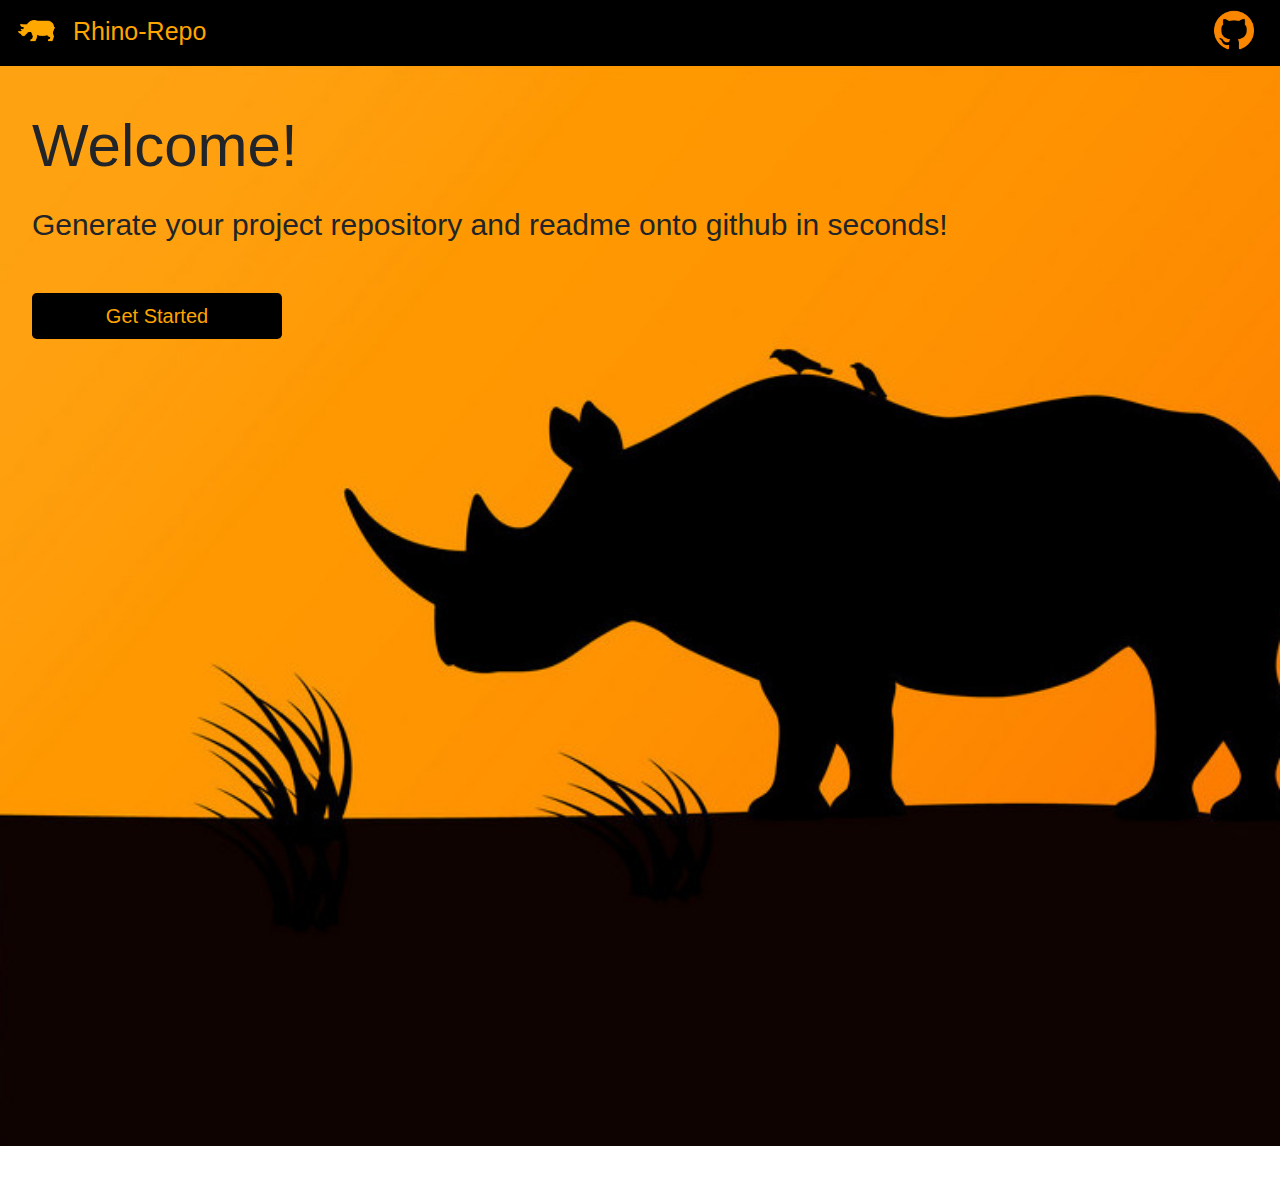
<file: templates/index.html>
<!doctype html>
<html lang="en">
  <head>
    <meta charset="utf-8">
    <meta name="viewport" content="width=device-width, initial-scale=1, shrink-to-fit=no">

    <link rel="stylesheet" href="https://stackpath.bootstrapcdn.com/bootstrap/4.4.1/css/bootstrap.min.css" integrity="sha384-Vkoo8x4CGsO3+Hhxv8T/Q5PaXtkKtu6ug5TOeNV6gBiFeWPGFN9MuhOf23Q9Ifjh" crossorigin="anonymous">
    <link rel="stylesheet" type="text/css" href="../static/styles/index.css">
    <script src="https://code.jquery.com/jquery-3.2.1.min.js"></script>
    <script type="text/javascript" src="../static/scripts/index.js"></script>
    <title>Rhino Repo</title>
  </head>

  <body>
    <header>
      <nav class="navbar navbar-expand-lg justify-content-between">
        <a class="navbar-brand" href="#">
          <img class="icon" src="../static/images/icon.png">
          Rhino-Repo
        </a>
        <a href="https://github.com/">
          <img class="icon" src="../static/images/github.png">
        </a>

      </nav>
    </header>
    <div class="jumbotron">
      <h1 class="display-4 welcome">Welcome!</h1>
      <p class="lead welcome_sub">Generate your project repository and readme onto github in seconds!</p>

      <a class="start btn btn-lg" href="#" role="button">Get Started</a>
    </div>
    <script src="https://cdn.jsdelivr.net/npm/popper.js@1.16.0/dist/umd/popper.min.js" integrity="sha384-Q6E9RHvbIyZFJoft+2mJbHaEWldlvI9IOYy5n3zV9zzTtmI3UksdQRVvoxMfooAo" crossorigin="anonymous"></script>
    <script src="https://stackpath.bootstrapcdn.com/bootstrap/4.4.1/js/bootstrap.min.js" integrity="sha384-wfSDF2E50Y2D1uUdj0O3uMBJnjuUD4Ih7YwaYd1iqfktj0Uod8GCExl3Og8ifwB6" crossorigin="anonymous"></script>

    <script>
      $(document).ready(function() {

        $('.start').click(function(){
          document.location.href = 'credent'
        });
      });

    </script>

  </body>
</html>
</file>
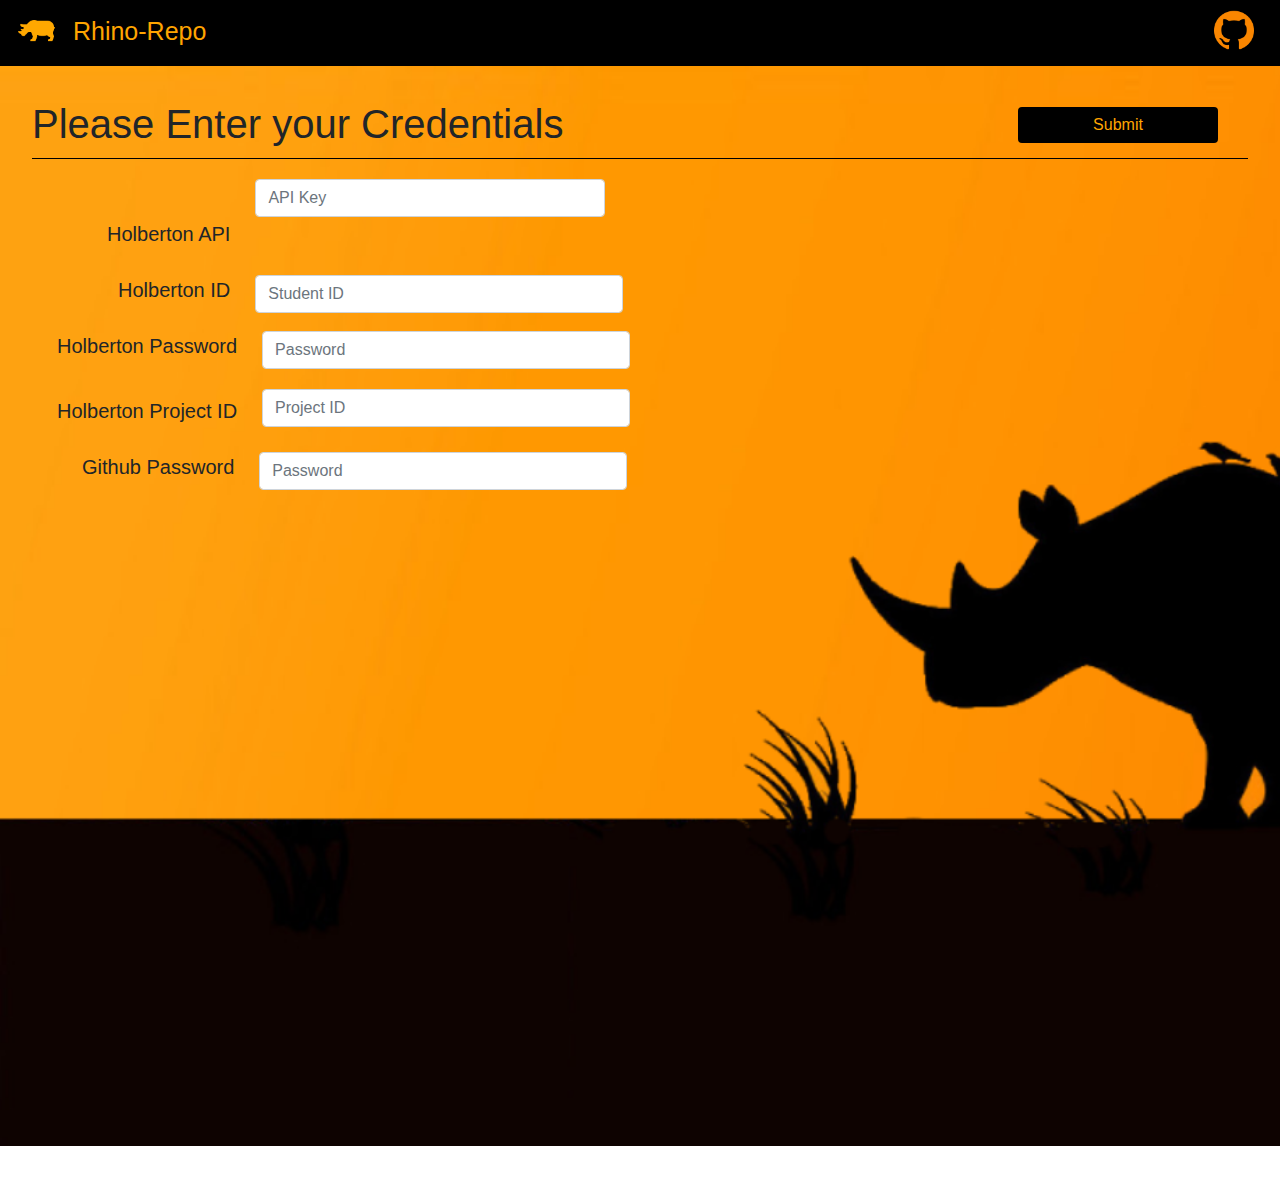
<file: templates/credent.html>
<!doctype html>
<html lang="en">
  <head>
    <meta charset="utf-8">
    <meta name="viewport" content="width=device-width, initial-scale=1, shrink-to-fit=no">

    <link rel="stylesheet" href="https://stackpath.bootstrapcdn.com/bootstrap/4.4.1/css/bootstrap.min.css" integrity="sha384-Vkoo8x4CGsO3+Hhxv8T/Q5PaXtkKtu6ug5TOeNV6gBiFeWPGFN9MuhOf23Q9Ifjh" crossorigin="anonymous">
    <link rel="stylesheet" type="text/css" href="../static/styles/credent.css">
    <script src="https://code.jquery.com/jquery-3.2.1.min.js"></script>
    <script type="text/javascript" src="../static/scripts/index.js"></script>
    <title>Rhino Repo</title>
  </head>

  <body>
    <header>
      <nav class="navbar navbar-expand-lg justify-content-between">
        <a class="navbar-brand" href="#">
          <img class="icon" src="../static/images/icon.png">
          Rhino-Repo
        </a>
        <a href="https://github.com/">
          <img class="icon" src="../static/images/github.png">
        </a>
      </nav>
    </header>

    <div class="jumbotron">
      <h1 class="cred_title">Please Enter your Credentials</h1>
      <button type="submit" class="btn submit">Submit</button>
      <form>
        <div class="form-group row hbnb_api">
          <label for="api_id">Holberton API</label>
          <div class="col-sm-5">
            <input type="text" class="form-control" id="api_id" placeholder="API Key">
          </div>
        </div>
        <div class="form-group row hbnb_id">
          <label for="hb_id">Holberton ID</label>
          <div class="col-sm-2">
            <input type="text" class="form-control" id="hb_id" placeholder="Student ID">
          </div>
        </div>
        <div class="form-group row hbnb_pwd">
          <label for="hb_pwd">Holberton Password</label>
          <div class="col-sm-2">
            <input type="password" class="form-control" id="hb_pwd" placeholder="Password">
          </div>
        </div>
        <div class="form-group row hbnb_proj">
          <label for="hb_proj">Holberton Project ID</label>
          <div class="col-sm-2">
            <input type="text" class="form-control" id="hb_proj" placeholder="Project ID">
          </div>
        </div>
        <div class="form-group row git_pwd">
          <label for="g_pwd">Github Password</label>
          <div class="col-sm-2">
            <input type="password" class="form-control" id="g_pwd" placeholder="Password">
          </div>
        </div>
      </form>
    </div>

    <script src="https://cdn.jsdelivr.net/npm/popper.js@1.16.0/dist/umd/popper.min.js" integrity="sha384-Q6E9RHvbIyZFJoft+2mJbHaEWldlvI9IOYy5n3zV9zzTtmI3UksdQRVvoxMfooAo" crossorigin="anonymous"></script>
    <script src="https://stackpath.bootstrapcdn.com/bootstrap/4.4.1/js/bootstrap.min.js" integrity="sha384-wfSDF2E50Y2D1uUdj0O3uMBJnjuUD4Ih7YwaYd1iqfktj0Uod8GCExl3Og8ifwB6" crossorigin="anonymous"></script>
  </body>
</html>
</file>
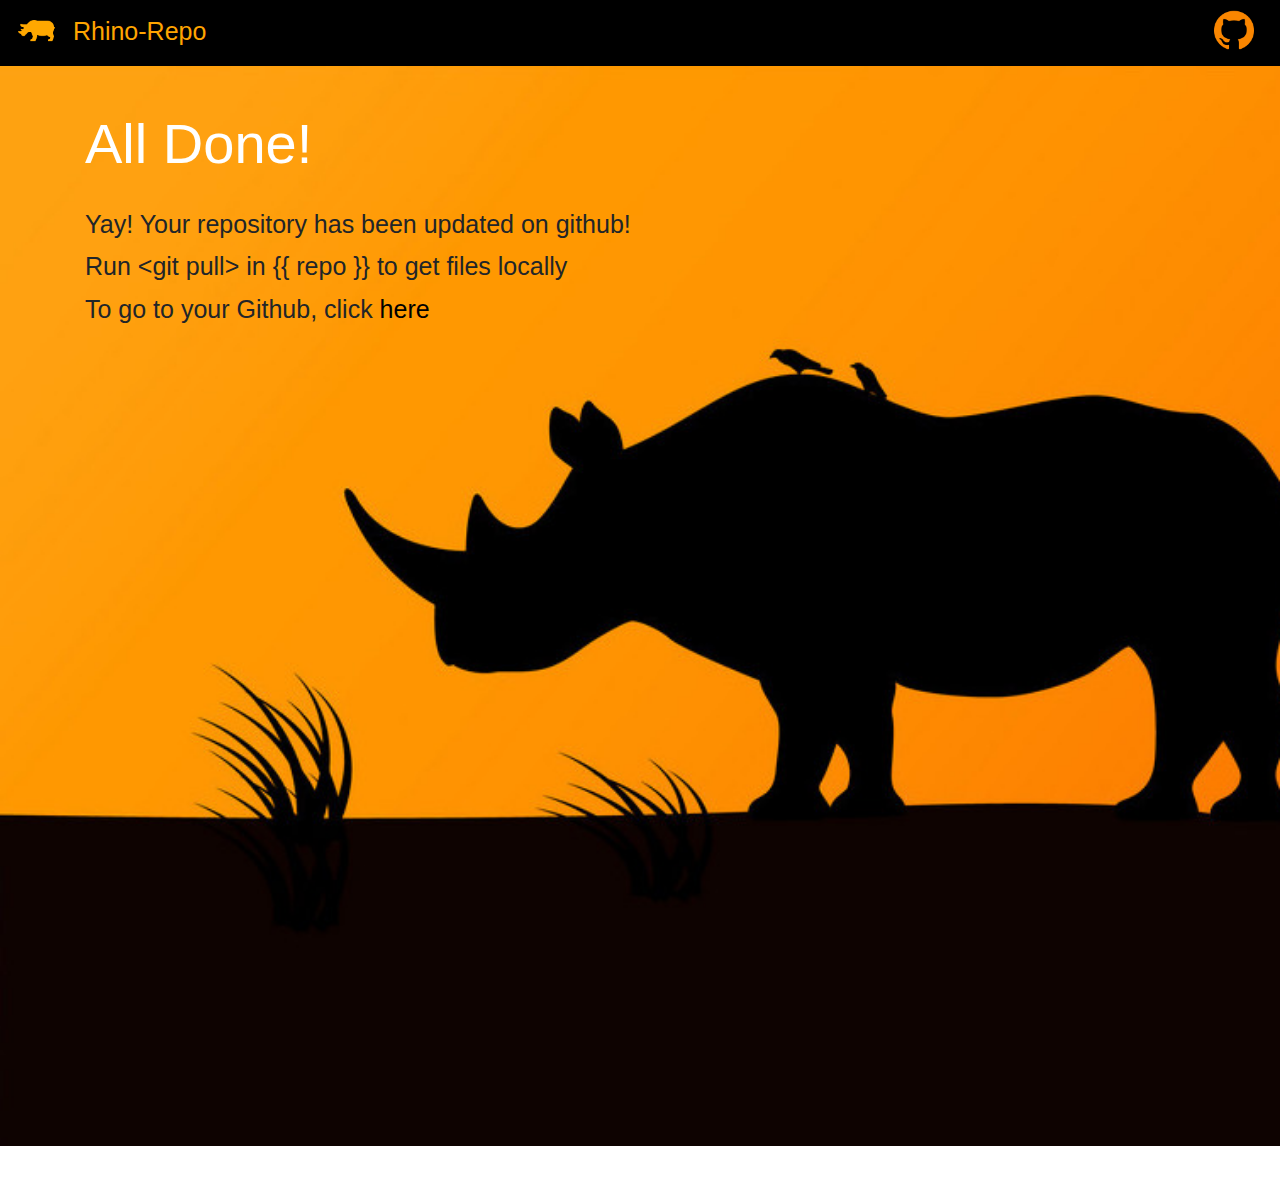
<file: templates/done.html>
<!doctype html>
<html lang="en">
  <head>
    <meta charset="utf-8">
    <meta name="viewport" content="width=device-width, initial-scale=1, shrink-to-fit=no">

    <link rel="stylesheet" href="https://stackpath.bootstrapcdn.com/bootstrap/4.4.1/css/bootstrap.min.css" integrity="sha384-Vkoo8x4CGsO3+Hhxv8T/Q5PaXtkKtu6ug5TOeNV6gBiFeWPGFN9MuhOf23Q9Ifjh" crossorigin="anonymous">
    <link rel="stylesheet" type="text/css" href="../static/styles/index.css">
    <script src="https://code.jquery.com/jquery-3.2.1.min.js"></script>
    <script type="text/javascript" src="../static/scripts/index.js"></script>
    <title>Rhino Repo</title>
  </head>

  <body>
    <header>
      <nav class="navbar navbar-expand-lg justify-content-between">
        <a class="navbar-brand" href="#">
          <img class="icon" src="../static/images/icon.png">
          Rhino-Repo
        </a>
        <a href="https://github.com/">
          <img class="icon" src="../static/images/github.png">
        </a>

      </nav>
    </header>
    <div class="jumbotron">
      <div class="container">
        <h1 class="display-4 done">All Done!</h1>
        <p class="lead done_sub">Yay! Your repository has been updated on github!</p>
        <p class="lead done_sub">Run <span class="pull">&#60;git pull&#62;</span> in {{ repo }} to get files locally</p>
        <p class="lead done_sub">To go to your Github, click <a class="git_link" href="#">here</a></p>
      </div>
    </div>
    <script src="https://cdn.jsdelivr.net/npm/popper.js@1.16.0/dist/umd/popper.min.js" integrity="sha384-Q6E9RHvbIyZFJoft+2mJbHaEWldlvI9IOYy5n3zV9zzTtmI3UksdQRVvoxMfooAo" crossorigin="anonymous"></script>
    <script src="https://stackpath.bootstrapcdn.com/bootstrap/4.4.1/js/bootstrap.min.js" integrity="sha384-wfSDF2E50Y2D1uUdj0O3uMBJnjuUD4Ih7YwaYd1iqfktj0Uod8GCExl3Og8ifwB6" crossorigin="anonymous"></script>
  </body>
</html>
</file>
<file: static/styles/index.css>
.jumbotron {
    background-image: url("../images/rhino.jpg");
    background-size: cover;
    height: 120vh;
    border-radius: 0px;

}


.navbar {
    background-color: black;
}

.navbar-brand {
    color: orange;
    font-size: 25px;
    font-weight: 200;
}

.navbar-brand:hover{
    color: orange;

}

.icon {
    height:40px;
    position: relative;
    bottom: 3px;
    padding-right: 10px;
}
.done{
    color:white;
    position: relative;
    bottom: 20px;
}

.done_sub{
    font-size: 25px;
    margin-bottom: 5px;
    font-weight: 200;
}

.welcome {
    font-weight: 200;
    font-size: 60px;
    margin-top: -20px;
}

.welcome_sub {
    margin-top: 20px;
    font-weight: 200;
    font-size: 30px;
}

.start {
    position: relative;
    background-color:black;
    border: none;
    color: orange;
    font-weight: 200;
    width: 250px;
    top: 30px;
}

.start:hover {
    background-color:white;
    color: #FF8000;
}

.pull {
    font-weight: 400;
}

.git_link {
    color: black;
    font-weight: 300;
}

.git_link:hover {
    color: white;
    text-decoration: none;
}
</file>
<file: static/styles/credent.css>
.jumbotron {
    background-image: url("../images/rhinosmall.png");
    background-size: cover;
    height: 120vh;
    border-radius: 0px;

}

.navbar {
    background-color: black;
}

.navbar-brand {
    color: orange;
    font-size: 25px;
    font-weight: 200;
}

.navbar-brand:hover{
    color: orange;

}

.icon {
    height:40px;
    position: relative;
    bottom: 3px;
    padding-right: 10px;
}


.gh_b {
    float: right;
}

.cred_title {
    font-weight: 200;
    position: relative;
    bottom: 30px;
    padding-bottom: 10px;
    border-bottom: black solid 1px;
}

form{
    margin-top: 30px;
    margin-left: 40px;
    font-weight: 200;
    font-size: 20px;
}
label{
    margin-right: 10px;
    margin-bottom: 10px;
}

#api_id {
    position: relative;
    bottom: 40px;
}

.hbnb_id {
    margin-left: 46px;
}

#hb_id {
    width: 368px;
}

#hb_pwd {
    width: 368px;
}
.hbnb_api {
    margin-left: 35px;
}

.hbnb_pwd {
    margin-bottom: 25px;
}
.git_pwd {
    margin-left: 10px;
}

#hb_proj {
    position: relative;
    bottom: 7px;
    width: 368px;
}

#g_pwd {
    width: 368px;
}
.submit{
    float: right;
    position: relative;
    bottom: 90px;
    margin-right: 30px;
    background-color:black;
    border: none;
    color: orange;
    font-weight: 200;
    width: 200px;

}

.submit:hover {
    background-color:white;
    color: #FF8000;
}
</file>
